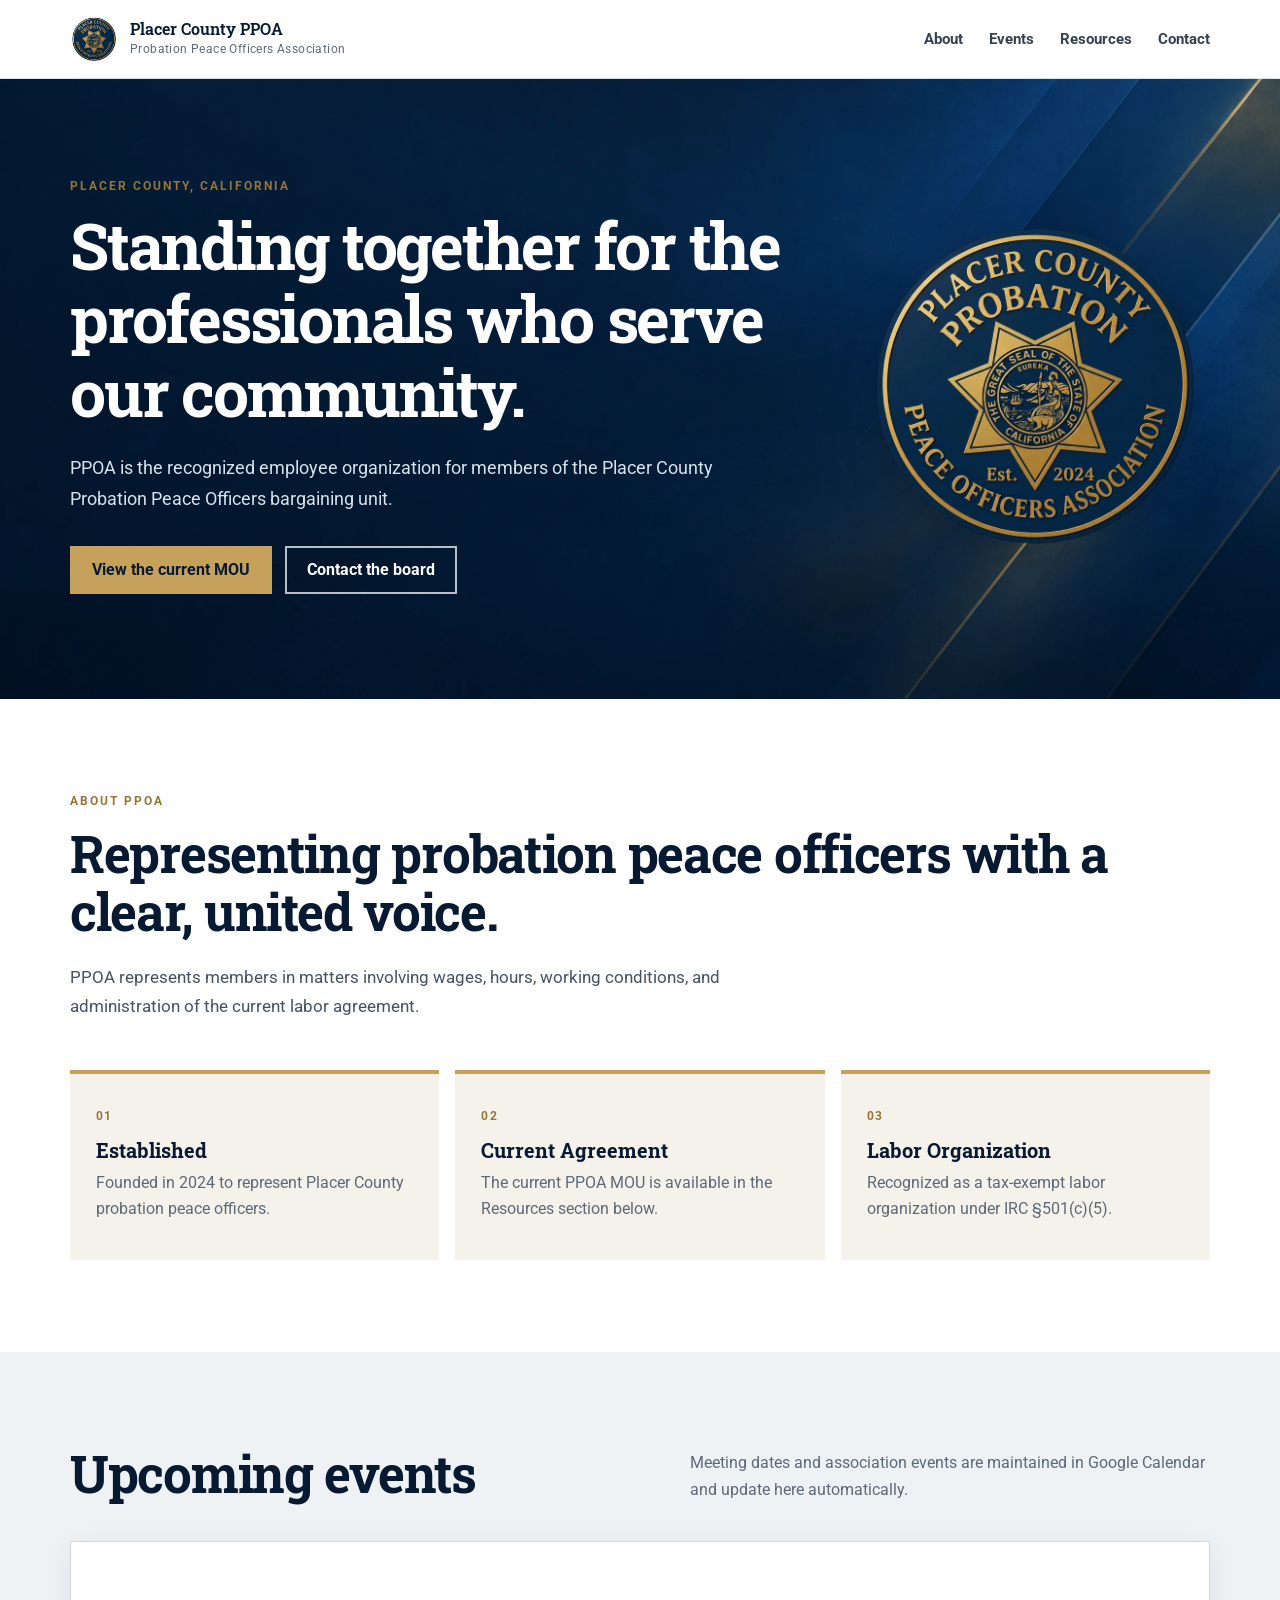
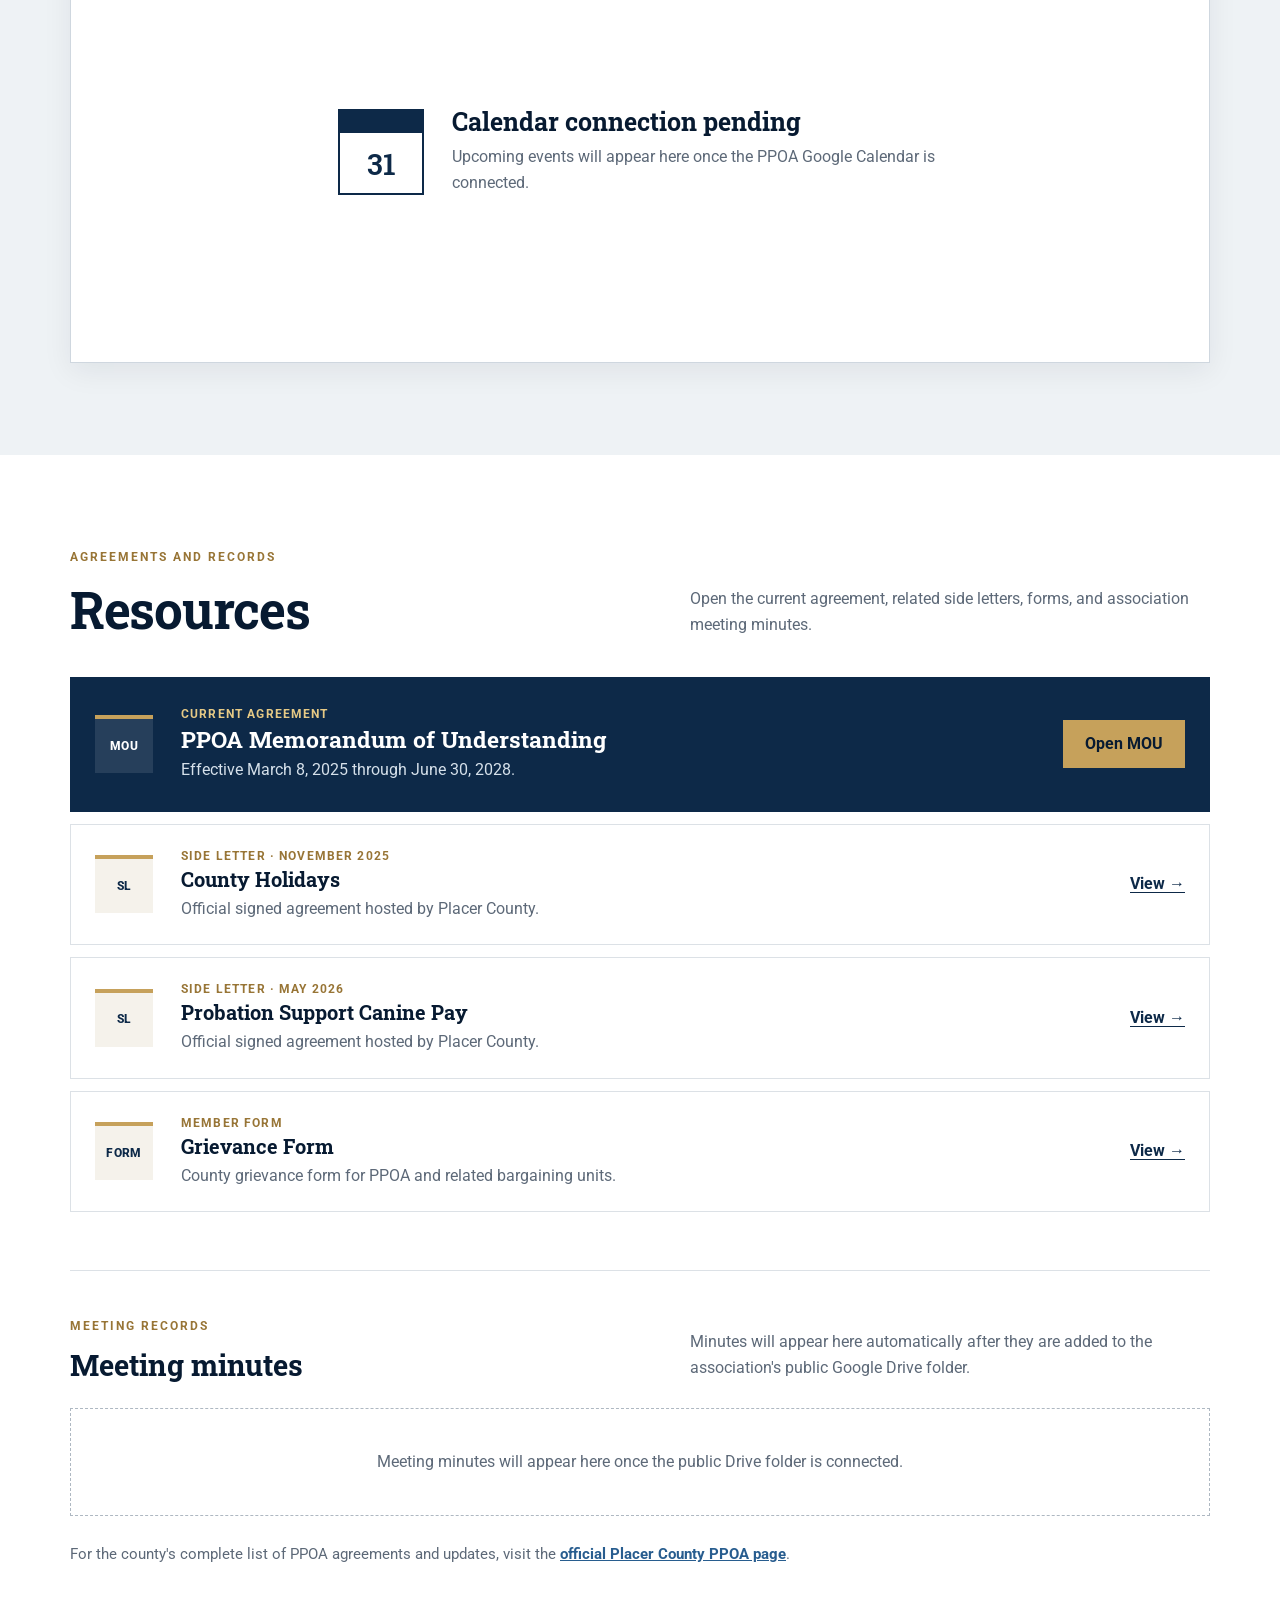
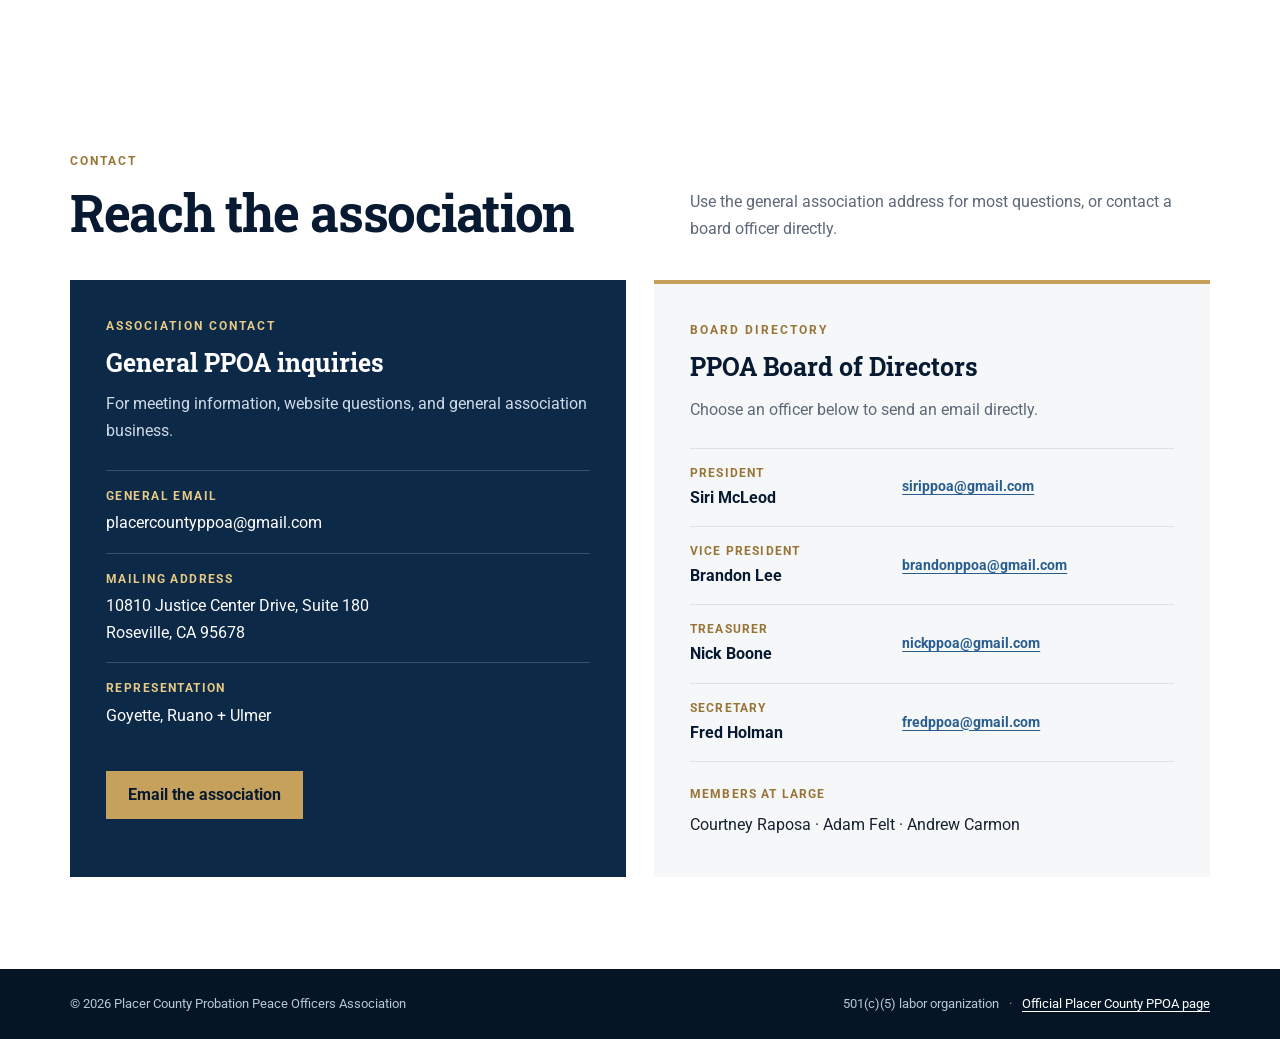
<file: index.html>
<!doctype html>
<html lang="en">
<head>
  <meta charset="utf-8"><meta name="viewport" content="width=device-width,initial-scale=1">
  <meta name="description" content="Official information, agreements, events, and member resources for the Placer County Probation Peace Officers Association.">
  <title>Placer County Probation Peace Officers Association</title>
  <link rel="preconnect" href="https://fonts.googleapis.com"><link rel="preconnect" href="https://fonts.gstatic.com" crossorigin>
  <link href="https://fonts.googleapis.com/css2?family=Roboto:wght@400;500;700&family=Roboto+Slab:wght@500;600;700&display=swap" rel="stylesheet">
  <link rel="icon" type="image/svg+xml" href="data:image/svg+xml,%3Csvg xmlns='http://www.w3.org/2000/svg' viewBox='0 0 64 64'%3E%3Cpath fill='%23071a31' d='M32 3 55 13v17c0 16-9 25-23 31C18 55 9 46 9 30V13z'/%3E%3Cpath fill='%23c6a15b' d='M32 11 47 17v13c0 10-5 17-15 22-10-5-15-12-15-22V17z'/%3E%3Ctext x='32' y='37' text-anchor='middle' font-family='Arial' font-weight='700' font-size='15' fill='%23071a31'%3EPPOA%3C/text%3E%3C/svg%3E">
  <link rel="stylesheet" href="styles.css"><script src="config.js"></script>
</head>
<body>
  <a class="skip-link" href="#main">Skip to main content</a>
  <header class="site-header"><div class="container navigation">
    <a class="brand" href="#home" aria-label="Placer County PPOA home"><img src="assets/ppoa-seal.webp" alt=""><span><strong>Placer County PPOA</strong><small>Probation Peace Officers Association</small></span></a>
    <button class="menu-button" type="button" aria-expanded="false" aria-controls="main-menu"><span></span><span></span><span></span><span class="sr-only">Open menu</span></button>
    <nav id="main-menu" class="menu" aria-label="Main navigation"><a href="#about">About</a><a href="#events">Events</a><a href="#documents">Resources</a><a href="#contact">Contact</a></nav>
  </div></header>
  <main id="main">
    <section class="hero" id="home"><div class="container hero-grid"><div class="hero-copy"><p class="kicker">Placer County, California</p><h1>Standing together for the professionals who serve our community.</h1><p class="hero-lead">PPOA is the recognized employee organization for members of the Placer County Probation Peace Officers bargaining unit.</p><div class="button-row"><a class="button button-gold" href="#documents">View the current MOU</a><a class="button button-ghost" href="#contact">Contact the board</a></div></div><img class="hero-seal" src="assets/ppoa-seal.webp" alt="Placer County Probation Peace Officers Association seal" fetchpriority="high"></div></section>
    <section class="section" id="about">
      <div class="container">
        <div class="about-grid">
          <div>
            <p class="kicker">About PPOA</p>
            <h2>Representing probation peace officers with a clear, united voice.</h2>
            <p class="large-copy">PPOA represents members in matters involving wages, hours, working conditions, and administration of the current labor agreement.</p>
          </div>
        </div>

        <div class="values" aria-label="PPOA at a glance">
          <article><span>01</span><h3>Established</h3><p>Founded in 2024 to represent Placer County probation peace officers.</p></article>
          <article><span>02</span><h3>Current Agreement</h3><p>The current PPOA MOU is available in the Resources section below.</p></article>
          <article><span>03</span><h3>Labor Organization</h3><p>Recognized as a tax-exempt labor organization under IRC §501(c)(5).</p></article>
        </div>
      </div>
    </section>
    <section class="section section-tint" id="events"><div class="container"><div class="section-heading"><div><h2>Upcoming events</h2></div><p>Meeting dates and association events are maintained in Google Calendar and update here automatically.</p></div><div id="calendar-mount" class="calendar-frame"><div class="integration-placeholder"><div class="calendar-icon" aria-hidden="true"><span></span><b>31</b></div><div><h3>Calendar connection pending</h3><p>Upcoming events will appear here once the PPOA Google Calendar is connected.</p></div></div></div></div></section>
    <section class="section" id="documents"><div class="container"><div class="section-heading"><div><p class="kicker">Agreements and records</p><h2>Resources</h2></div><p>Open the current agreement, related side letters, forms, and association meeting minutes.</p></div><div class="resource-list">
      <article class="resource-row resource-featured"><div class="resource-mark">MOU</div><div><p class="document-type">Current agreement</p><h3>PPOA Memorandum of Understanding</h3><p>Effective March 8, 2025 through June 30, 2028.</p></div><a class="button button-gold" href="https://www.placer.ca.gov/DocumentCenter/View/87485/PPOA-MOU---Clean-Copy-Final-DO-NOT-EDIT---20250308---signed" target="_blank" rel="noopener">Open MOU</a></article>
      <article class="resource-row"><div class="resource-mark">SL</div><div><p class="document-type">Side letter · November 2025</p><h3>County Holidays</h3><p>Official signed agreement hosted by Placer County.</p></div><a class="text-link" href="https://www.placer.ca.gov/DocumentCenter/View/99965/PPOA-Side-Letter---County-Holidays---signed" target="_blank" rel="noopener">View <span aria-hidden="true">→</span></a></article>
      <article class="resource-row"><div class="resource-mark">SL</div><div><p class="document-type">Side letter · May 2026</p><h3>Probation Support Canine Pay</h3><p>Official signed agreement hosted by Placer County.</p></div><a class="text-link" href="https://www.placer.ca.gov/DocumentCenter/View/113890/PPOA-Side-Letter---Probation-Support-Canine-Pay---signed-ADA-compliant" target="_blank" rel="noopener">View <span aria-hidden="true">→</span></a></article>
      <article class="resource-row"><div class="resource-mark">FORM</div><div><p class="document-type">Member form</p><h3>Grievance Form</h3><p>County grievance form for PPOA and related bargaining units.</p></div><a class="text-link" href="https://www.placer.ca.gov/DocumentCenter/View/87488/PPEO-DDAA-PPOA-ClasMngt-Confidential-Grievance-Form" target="_blank" rel="noopener">View <span aria-hidden="true">→</span></a></article>
    </div><div class="minutes-block" id="minutes"><div class="minutes-heading"><div><p class="kicker">Meeting records</p><h3>Meeting minutes</h3></div><p>Minutes will appear here automatically after they are added to the association's public Google Drive folder.</p></div><div id="minutes-status" class="feed-status" role="status" aria-live="polite"></div><div id="minutes-list" class="resource-list"><div class="empty-documents">Meeting minutes will appear here once the public Drive folder is connected.</div></div></div><p class="official-source">For the county's complete list of PPOA agreements and updates, visit the <a href="https://www.placer.ca.gov/10140/Placer-County-Probation-Peace-Officers-A" target="_blank" rel="noopener">official Placer County PPOA page</a>.</p></div></section>
    <section class="section" id="contact">
      <div class="container">
        <div class="section-heading">
          <div>
            <p class="kicker">Contact</p>
            <h2>Reach the association</h2>
          </div>
          <p>Use the general association address for most questions, or contact a board officer directly.</p>
        </div>

        <div class="contact-grid">
          <div class="contact-card contact-primary">
            <p class="kicker kicker-light">Association contact</p>
            <h3>General PPOA inquiries</h3>
            <p class="contact-intro">For meeting information, website questions, and general association business.</p>
            <dl>
              <div>
                <dt>General email</dt>
                <dd id="board-email-display">Association email to be added</dd>
              </div>
              <div>
                <dt>Mailing address</dt>
                <dd>10810 Justice Center Drive, Suite 180<br>Roseville, CA 95678</dd>
              </div>
              <div>
                <dt>Representation</dt>
                <dd>Goyette, Ruano + Ulmer</dd>
              </div>
            </dl>
            <a id="email-button" class="button button-gold is-disabled" href="#" aria-disabled="true">Email address coming soon</a>
          </div>

          <div class="contact-action">
            <p class="kicker">Board directory</p>
            <h3>PPOA Board of Directors</h3>
            <p>Choose an officer below to send an email directly.</p>
            <div id="board-directory" class="board-directory">
              <p class="directory-placeholder">Board contact information is loading.</p>
            </div>
          </div>
        </div>
      </div>
    </section>
  </main>
  <footer><div class="container footer-simple"><p>© <span id="current-year">2026</span> Placer County Probation Peace Officers Association</p><p><span>501(c)(5) labor organization</span><span class="footer-separator" aria-hidden="true">·</span><a href="https://www.placer.ca.gov/10140/Placer-County-Probation-Peace-Officers-A" target="_blank" rel="noopener">Official Placer County PPOA page</a></p></div></footer>
  <script src="site.js"></script>
</body></html>
</file>
<file: styles.css>
:root {
  --navy-950: #071a31;
  --navy-900: #0d2948;
  --navy-800: #163c63;
  --blue: #285d8f;
  --gold: #c6a15b;
  --gold-dark: #987536;
  --cream: #f5f2eb;
  --paper: #fff;
  --ink: #172231;
  --muted: #5d6978;
  --line: #dce1e6;
  --shadow: 0 18px 45px rgba(7,26,49,.14);
}

* {
  box-sizing: border-box;
}

html {
  scroll-behavior: smooth;
  scroll-padding-top: 92px;
}

body {
  margin: 0;
  background: var(--paper);
  color: var(--ink);
  font: 400 1rem/1.65 Roboto,Arial,sans-serif;
}

img {
  display: block;
  max-width: 100%;
  height: auto;
}

a {
  color: inherit;
}

button,
a {
  touch-action: manipulation;
}

.container {
  width: min(1140px,calc(100% - 40px));
  margin: auto;
}

.skip-link {
  position: fixed;
  top: -60px;
  left: 12px;
  z-index: 100;
  background: #fff;
  color: var(--navy-950);
  padding: 10px 16px;
  font-weight: 700;
}

.skip-link:focus {
  top: 12px;
}

.sr-only {
  position: absolute;
  width: 1px;
  height: 1px;
  padding: 0;
  margin: -1px;
  overflow: hidden;
  clip: rect(0,0,0,0);
  white-space: nowrap;
  border: 0;
}

h1,
h2,
h3 {
  font-family: "Roboto Slab",Georgia,serif;
  line-height: 1.15;
  margin: 0;
  color: var(--navy-950);
}

h1 {
  font-size: clamp(2.5rem,5.2vw,4rem);
  letter-spacing: -.035em;
}

h2 {
  font-size: clamp(2rem,4vw,3.25rem);
  letter-spacing: -.025em;
}

h3 {
  font-size: 1.25rem;
}

.kicker {
  margin: 0 0 12px;
  color: var(--gold-dark);
  font-size: .78rem;
  font-weight: 700;
  letter-spacing: .16em;
  text-transform: uppercase;
}

.kicker-light {
  color: #e5c985;
}

.site-header {
  position: sticky;
  top: 0;
  z-index: 20;
  background: rgba(255,255,255,.97);
  border-bottom: 1px solid var(--line);
  backdrop-filter: blur(12px);
}

.navigation {
  min-height: 78px;
  display: flex;
  align-items: center;
  justify-content: space-between;
  gap: 28px;
}

.brand {
  display: flex;
  align-items: center;
  gap: 12px;
  text-decoration: none;
  min-width: 0;
}

.brand img {
  width: 48px;
  height: 48px;
  border-radius: 50%;
  object-fit: cover;
}

.brand strong,
.brand small {
  display: block;
}

.brand strong {
  color: var(--navy-950);
  font: 600 1.02rem/1.2 "Roboto Slab",Georgia,serif;
}

.brand small {
  margin-top: 2px;
  color: var(--muted);
  font-size: .72rem;
  letter-spacing: .035em;
}

.menu {
  display: flex;
  align-items: center;
  gap: 26px;
}

.menu a {
  text-decoration: none;
  color: #364252;
  font-size: .92rem;
  font-weight: 700;
}

.menu a:hover,
.menu a:focus {
  color: var(--blue);
}

.menu .member-nav {
  border: 1px solid var(--navy-900);
  padding: 9px 14px;
}

.menu-button {
  display: none;
  border: 0;
  background: none;
  width: 44px;
  height: 44px;
  padding: 9px;
}

.menu-button span:not(.sr-only) {
  display: block;
  height: 2px;
  background: var(--navy-950);
  margin: 5px 0;
}

.hero {
  position: relative;
  overflow: hidden;
  background: var(--navy-950) url("assets/ppoa-hero-background.webp") center/cover no-repeat;
  color: #fff;
}

.hero:after {
  content: "";
  position: absolute;
  inset: 0;
  background: linear-gradient(90deg,rgba(7,26,49,.17),transparent 65%);
  pointer-events: none;
}

.hero-grid {
  position: relative;
  z-index: 1;
  min-height: 620px;
  display: grid;
  grid-template-columns: minmax(0,1.35fr) minmax(280px,.65fr);
  gap: 64px;
  align-items: center;
  padding-top: 74px;
  padding-bottom: 82px;
}

.hero h1 {
  color: #fff;
  max-width: 780px;
}

.hero-lead {
  max-width: 700px;
  margin: 24px 0 32px;
  color: #d8e2ec;
  font-size: 1.15rem;
}

.button-row {
  display: flex;
  gap: 13px;
  flex-wrap: wrap;
}

.hero-seal {
  width: min(360px, 100%);
  height: auto;
  justify-self: end;
  border-radius: 0;
  box-shadow: none;
  filter: drop-shadow(0 14px 20px rgba(0, 0, 0, 0.22));
}

.button {
  display: inline-flex;
  align-items: center;
  justify-content: center;
  min-height: 48px;
  padding: 11px 20px;
  border: 2px solid transparent;
  text-decoration: none;
  font-weight: 700;
  line-height: 1.25;
  transition: transform .15s,background .15s,border-color .15s;
}

.button:hover {
  transform: translateY(-1px);
}

.button-gold {
  background: var(--gold);
  color: var(--navy-950);
}

.button-gold:hover {
  background: #d5b66f;
}

.button-ghost {
  border-color: rgba(255,255,255,.72);
  color: #fff;
}

.button-ghost:hover {
  border-color: #fff;
  background: rgba(255,255,255,.07);
}

.button-navy {
  background: var(--navy-900);
  color: #fff;
}

.button-light {
  border-color: #fff;
  color: #fff;
}

.is-disabled {
  opacity: .62;
  pointer-events: none;
}

.section {
  padding: 92px 0;
}

.section-tint {
  background: #eef2f5;
}

.about-grid {
  display: block;
}

.large-copy {
  max-width: 760px;
  margin: 22px 0 0;
  color: #465364;
  font-size: 1.08rem;
}

.values {
  display: grid;
  grid-template-columns: repeat(3,1fr);
  gap: 16px;
  margin-top: 50px;
}

.values article {
  border-top: 4px solid var(--gold);
  background: var(--cream);
  padding: 28px 26px;
  min-height: 190px;
}

.values span {
  color: var(--gold-dark);
  font-size: .75rem;
  font-weight: 700;
  letter-spacing: .12em;
}

.values h3 {
  margin: 10px 0 8px;
}

.values p {
  margin: 0;
  color: var(--muted);
}

.section-heading {
  display: grid;
  grid-template-columns: 1fr minmax(300px,520px);
  gap: 48px;
  align-items: end;
  margin-bottom: 38px;
}

.section-heading>p {
  margin: 0;
  color: var(--muted);
}

.calendar-frame {
  min-height: 420px;
  border: 1px solid #cfd7df;
  background: #fff;
  box-shadow: 0 8px 28px rgba(7,26,49,.07);
  overflow: hidden;
}

.calendar-frame iframe {
  display: block;
  width: 100%;
  height: 620px;
  border: 0;
}

.integration-placeholder {
  min-height: 420px;
  display: flex;
  align-items: center;
  justify-content: center;
  gap: 28px;
  padding: 40px;
  text-align: left;
}

.integration-placeholder h3 {
  font-size: 1.55rem;
}

.integration-placeholder p {
  max-width: 490px;
  margin: 8px 0 0;
  color: var(--muted);
}

.calendar-icon {
  width: 86px;
  height: 86px;
  border: 2px solid var(--navy-900);
  color: var(--navy-900);
  flex: none;
}

.calendar-icon span {
  display: block;
  height: 22px;
  background: var(--navy-900);
}

.calendar-icon b {
  display: grid;
  place-items: center;
  height: 62px;
  font: 600 1.8rem "Roboto Slab",Georgia,serif;
}

.feed-status:empty {
  display: none;
}

.feed-status {
  margin: 18px 0 24px;
  padding: 10px 14px;
  background: #f7f4ec;
  border-left: 3px solid var(--gold);
  color: #63583e;
  font-size: .9rem;
}

.resource-list {
  display: grid;
  gap: 12px;
}

.resource-row {
  display: grid;
  grid-template-columns: 64px minmax(0,1fr) auto;
  gap: 22px;
  align-items: center;
  padding: 22px 24px;
  border: 1px solid var(--line);
  background: #fff;
}

.resource-row h3 {
  margin: 2px 0 5px;
}

.resource-row p {
  margin: 0;
  color: var(--muted);
}

.resource-mark {
  width: 58px;
  height: 58px;
  display: grid;
  place-items: center;
  background: var(--cream);
  border-top: 4px solid var(--gold);
  color: var(--navy-900);
  font-size: .72rem;
  font-weight: 800;
  letter-spacing: .04em;
}

.resource-featured {
  padding: 27px 24px;
  background: var(--navy-900);
  border-color: var(--navy-900);
  color: #fff;
}

.resource-featured h3 {
  color: #fff;
  font-size: 1.45rem;
}

.resource-featured p:not(.document-type) {
  color: #d5e0ea;
}

.resource-featured .resource-mark {
  background: rgba(255,255,255,.1);
  color: #fff;
}

.document-type {
  color: var(--gold-dark)!important;
  font-size: .72rem;
  font-weight: 700;
  letter-spacing: .1em;
  text-transform: uppercase;
}

.resource-featured .document-type {
  color: #e5c985!important;
}

.resource-row .text-link {
  color: var(--navy-900);
  font-weight: 700;
  text-decoration-thickness: 1px;
  text-underline-offset: 3px;
}

.minutes-block {
  margin-top: 58px;
  padding-top: 45px;
  border-top: 1px solid var(--line);
}

.minutes-heading {
  display: grid;
  grid-template-columns: 1fr minmax(300px,520px);
  gap: 48px;
  align-items: end;
  margin-bottom: 26px;
}

.minutes-heading h3 {
  font-size: 1.8rem;
}

.minutes-heading>p {
  margin: 0;
  color: var(--muted);
}

.official-source {
  margin: 26px 0 0;
  color: var(--muted);
  font-size: .93rem;
}

.official-source a {
  color: var(--blue);
  font-weight: 700;
}

.empty-documents {
  padding: 40px;
  border: 1px dashed #aeb8c2;
  text-align: center;
  color: var(--muted);
}

.member-section {
  padding: 68px 0;
  background: linear-gradient(120deg,var(--navy-950),var(--navy-800));
  color: #fff;
}

.member-grid {
  display: grid;
  grid-template-columns: 1fr auto;
  gap: 54px;
  align-items: center;
}

.member-section h2 {
  color: #fff;
}

.member-section p:not(.kicker) {
  max-width: 760px;
  margin: 14px 0 0;
  color: #cedbe7;
}

.contact-grid {
  display: grid;
  grid-template-columns: 1fr 1fr;
  gap: 28px;
}

.contact-card,
.contact-action {
  padding: 36px;
}

.contact-primary {
  background: var(--navy-900);
  color: #fff;
}

.contact-primary h3 {
  color: #fff;
  font-size: 1.55rem;
}

.contact-primary dl {
  margin: 26px 0 0;
}

.contact-primary dl>div {
  padding: 16px 0;
  border-top: 1px solid rgba(255,255,255,.18);
}

.contact-primary dt {
  color: #e5c985;
  font-size: .74rem;
  font-weight: 700;
  letter-spacing: .12em;
  text-transform: uppercase;
}

.contact-primary dd {
  margin: 4px 0 0;
}

.contact-intro {
  margin: 14px 0 0;
  color: #cedbe7;
}

.contact-primary .button {
  margin-top: 26px;
}

.contact-action {
  border-top: 4px solid var(--gold);
  background: #f5f7f9;
}

.contact-action h3 {
  font-size: 1.55rem;
}

.contact-action>p:not(.kicker) {
  color: var(--muted);
}

.contact-action small {
  display: block;
  margin-top: 18px;
  color: var(--muted);
}

.board-directory {
  margin-top: 24px;
  border-top: 1px solid var(--line);
}

.board-officer {
  display: grid;
  grid-template-columns: minmax(150px, .7fr) minmax(190px, 1fr);
  gap: 22px;
  align-items: center;
  padding: 15px 0;
  border-bottom: 1px solid var(--line);
}

.board-identity span,
.board-identity strong {
  display: block;
}

.board-identity span,
.board-at-large span {
  color: var(--gold-dark);
  font-size: .72rem;
  font-weight: 700;
  letter-spacing: .1em;
  text-transform: uppercase;
}

.board-identity strong {
  margin-top: 2px;
  color: var(--navy-950);
}

.board-officer a {
  color: var(--blue);
  font-size: .9rem;
  font-weight: 700;
  overflow-wrap: anywhere;
  text-underline-offset: 3px;
}

.board-at-large {
  padding: 18px 0 2px;
}

.board-at-large p {
  margin: 6px 0 0;
  color: var(--ink);
}

.directory-placeholder {
  color: var(--muted);
}

footer {
  background: #061525;
  color: #b8c6d4;
  padding: 24px 0;
}

.footer-simple {
  display: flex;
  justify-content: space-between;
  align-items: center;
  gap: 28px;
  font-size: .82rem;
}

.footer-simple p {
  margin: 0;
}

.footer-simple p:last-child {
  display: flex;
  align-items: center;
  gap: 10px;
  text-align: right;
}

.footer-simple a {
  color: #fff;
  text-underline-offset: 3px;
}

.footer-separator {
  color: var(--gold);
}

@media (max-width: 900px) {
  .menu-button {
    display: block;
  }

  .menu {
    display: none;
    position: absolute;
    top: 100%;
    left: 0;
    right: 0;
    padding: 10px 20px 18px;
    background: #fff;
    border-top: 1px solid var(--line);
    box-shadow: 0 16px 26px rgba(7,26,49,.12);
    flex-direction: column;
    align-items: stretch;
    gap: 0;
  }

  .menu.open {
    display: flex;
  }

  .menu a {
    padding: 12px 8px;
  }

  .menu .member-nav {
    margin-top: 5px;
    text-align: center;
  }

  .hero-grid {
    min-height: auto;
    grid-template-columns: 1fr 250px;
    gap: 28px;
  }

  .hero-seal {
    width: 250px;
  }

  .section-heading {
    grid-template-columns: 1fr;
  }

  .section-heading {
    gap: 18px;
  }

}

@media (max-width: 700px) {
  .container {
    width: min(100% - 28px,1140px);
  }

  .navigation {
    min-height: 70px;
  }

  .brand img {
    width: 42px;
    height: 42px;
  }

  .brand small {
    display: none;
  }

  .hero-grid {
    grid-template-columns: 1fr;
    padding-top: 48px;
    padding-bottom: 82px;
    text-align: center;
  }

  .hero-seal {
    grid-row: 1;
    width: 190px;
    justify-self: center;
  }

  .hero-lead {
    margin-left: auto;
    margin-right: auto;
  }

  .button-row {
    justify-content: center;
  }

  .values,
  .contact-grid,
  .minutes-heading {
    grid-template-columns: 1fr;
  }

  .section {
    padding: 68px 0;
  }

  .values {
    margin-top: 35px;
  }

  .integration-placeholder {
    flex-direction: column;
    text-align: center;
  }

  .calendar-frame iframe {
    height: 560px;
  }

  .resource-row,
  .resource-featured {
    grid-template-columns: 54px minmax(0,1fr);
    gap: 16px;
    padding: 20px;
  }

  .resource-mark {
    width: 50px;
    height: 50px;
  }

  .resource-row .text-link,
  .resource-row .button {
    grid-column: 2;
    justify-self: start;
  }

  .member-grid {
    grid-template-columns: 1fr;
    gap: 26px;
  }

  .member-grid .button {
    justify-self: start;
  }

  .footer-simple {
    align-items: flex-start;
    flex-direction: column;
    gap: 8px;
  }

  .footer-simple p:last-child {
    text-align: left;
    flex-wrap: wrap;
  }

}

@media (max-width: 430px) {
  h1 {
    font-size: 2.35rem;
  }

  .brand strong {
    font-size: .9rem;
  }

  .hero-seal {
    width: 165px;
  }

  .resource-row,
  .resource-featured {
    grid-template-columns: 1fr;
  }

  .resource-row .text-link,
  .resource-row .button {
    grid-column: 1;
  }

  .contact-card,
  .contact-action {
    padding: 27px;
  }

  .board-officer {
    grid-template-columns: 1fr;
    gap: 5px;
  }

}

@media (prefers-reduced-motion: reduce) {
  html {
    scroll-behavior: auto;
  }

  .button {
    transition: none;
  }

}
</file>
